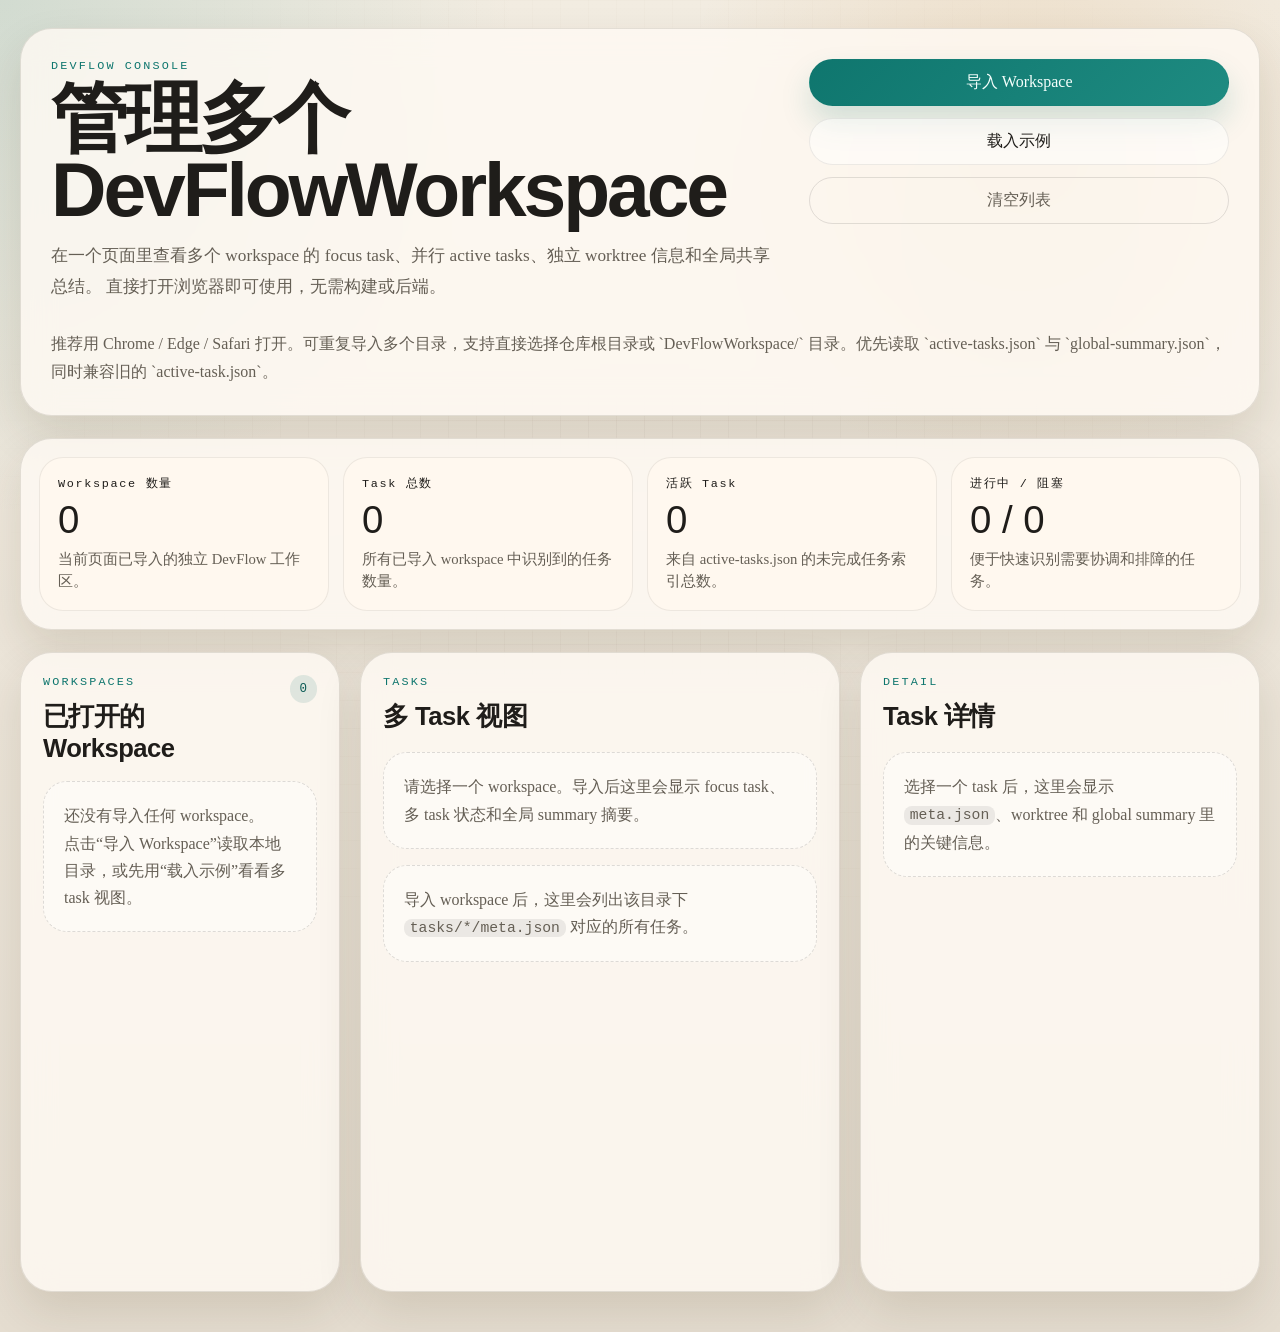
<file: plugins/devflow/assets/console/index.html>
<!DOCTYPE html>
<html lang="zh-CN">
  <head>
    <meta charset="UTF-8" />
    <meta name="viewport" content="width=device-width, initial-scale=1.0" />
    <title>DevFlow Workspace Console</title>
    <link rel="stylesheet" href="./styles.css" />
  </head>
  <body>
    <main class="app-shell">
      <section class="hero-panel">
        <div class="hero-copy">
          <p class="eyebrow">DEVFLOW CONSOLE</p>
          <h1>管理多个 DevFlowWorkspace</h1>
          <p class="hero-text">
            在一个页面里查看多个 workspace 的 focus task、并行 active tasks、独立 worktree 信息和全局共享总结。
            直接打开浏览器即可使用，无需构建或后端。
          </p>
        </div>

        <div class="hero-actions">
          <button id="import-workspace-button" class="primary-button" type="button">
            导入 Workspace
          </button>
          <button id="load-example-button" class="secondary-button" type="button">
            载入示例
          </button>
          <button id="clear-workspaces-button" class="ghost-button" type="button">
            清空列表
          </button>
        </div>

        <p class="hero-note">
          推荐用 Chrome / Edge / Safari 打开。可重复导入多个目录，支持直接选择仓库根目录或
          `DevFlowWorkspace/` 目录。优先读取 `active-tasks.json` 与 `global-summary.json`，同时兼容旧的
          `active-task.json`。
        </p>
      </section>

      <section class="metrics-panel" aria-label="全局概览">
        <div id="metric-grid" class="metric-grid"></div>
      </section>

      <section class="dashboard-grid">
        <aside class="panel workspace-panel" aria-labelledby="workspace-panel-title">
          <div class="panel-header">
            <div>
              <p class="panel-kicker">WORKSPACES</p>
              <h2 id="workspace-panel-title">已打开的 Workspace</h2>
            </div>
            <span id="workspace-count" class="header-badge">0</span>
          </div>
          <div id="workspace-list" class="workspace-list"></div>
        </aside>

        <section class="panel tasks-panel" aria-labelledby="tasks-panel-title">
          <div class="panel-header">
            <div>
              <p class="panel-kicker">TASKS</p>
              <h2 id="tasks-panel-title">多 Task 视图</h2>
            </div>
            <div id="tasks-header-meta" class="header-meta"></div>
          </div>

          <div id="workspace-summary" class="workspace-summary"></div>
          <div id="task-list" class="task-list"></div>
        </section>

        <aside class="panel detail-panel" aria-labelledby="detail-panel-title">
          <div class="panel-header">
            <div>
              <p class="panel-kicker">DETAIL</p>
              <h2 id="detail-panel-title">Task 详情</h2>
            </div>
          </div>
          <div id="task-detail" class="task-detail"></div>
        </aside>
      </section>
    </main>

    <input id="workspace-input" type="file" webkitdirectory multiple hidden />

    <script src="./app.js"></script>
  </body>
</html>
</file>
<file: plugins/devflow/assets/console/styles.css>
:root {
  --bg-top: #f2ece1;
  --bg-bottom: #e5ddd0;
  --ink: #1f1d1a;
  --muted: #655f55;
  --panel: rgba(255, 251, 244, 0.8);
  --panel-strong: rgba(255, 248, 239, 0.94);
  --panel-border: rgba(45, 34, 19, 0.12);
  --shadow: 0 20px 45px rgba(60, 40, 10, 0.12);
  --accent: #0f766e;
  --accent-strong: #0a5a54;
  --accent-soft: rgba(15, 118, 110, 0.12);
  --warn: #c26b00;
  --warn-soft: rgba(194, 107, 0, 0.12);
  --danger: #b42318;
  --danger-soft: rgba(180, 35, 24, 0.12);
  --done: #25603d;
  --done-soft: rgba(37, 96, 61, 0.12);
  --draft: #5f5d57;
  --draft-soft: rgba(95, 93, 87, 0.12);
  --radius-xl: 32px;
  --radius-lg: 24px;
  --radius-md: 18px;
  --radius-sm: 12px;
}

* {
  box-sizing: border-box;
}

html {
  color-scheme: light;
}

body {
  margin: 0;
  min-height: 100vh;
  color: var(--ink);
  font-family: "Iowan Old Style", "Palatino Linotype", "Book Antiqua", serif;
  background:
    radial-gradient(circle at top left, rgba(15, 118, 110, 0.14), transparent 28%),
    radial-gradient(circle at 80% 10%, rgba(194, 107, 0, 0.12), transparent 22%),
    linear-gradient(180deg, var(--bg-top) 0%, var(--bg-bottom) 100%);
}

body::before {
  content: "";
  position: fixed;
  inset: 0;
  pointer-events: none;
  background-image:
    linear-gradient(rgba(72, 51, 25, 0.035) 1px, transparent 1px),
    linear-gradient(90deg, rgba(72, 51, 25, 0.035) 1px, transparent 1px);
  background-size: 28px 28px;
  mask-image: radial-gradient(circle at center, black, transparent 86%);
}

button,
input,
textarea,
select {
  font: inherit;
}

.app-shell {
  width: min(1440px, calc(100vw - 40px));
  margin: 0 auto;
  padding: 28px 0 40px;
}

.hero-panel,
.panel,
.metrics-panel {
  position: relative;
  border: 1px solid var(--panel-border);
  border-radius: var(--radius-xl);
  background: var(--panel);
  backdrop-filter: blur(16px);
  box-shadow: var(--shadow);
}

.hero-panel {
  display: grid;
  grid-template-columns: minmax(0, 1.4fr) minmax(280px, 0.8fr);
  gap: 24px;
  padding: 30px;
}

.eyebrow,
.panel-kicker,
.metric-label,
.artifact-label,
.info-label,
.workspace-path {
  font-family: "IBM Plex Mono", "SFMono-Regular", "Menlo", monospace;
}

.eyebrow,
.panel-kicker {
  margin: 0 0 10px;
  color: var(--accent);
  font-size: 0.74rem;
  letter-spacing: 0.18em;
}

h1,
h2,
.metric-value,
.task-title,
.workspace-title {
  font-family: "Avenir Next Condensed", "Helvetica Neue Condensed", "Arial Narrow",
    sans-serif;
}

h1 {
  margin: 0;
  font-size: clamp(2.6rem, 6vw, 5.3rem);
  line-height: 0.92;
  letter-spacing: -0.04em;
}

.hero-text,
.hero-note,
.workspace-description,
.task-subline,
.empty-state,
.artifact-content,
.info-value,
.header-meta,
.metric-note {
  color: var(--muted);
}

.hero-text {
  max-width: 54rem;
  margin: 16px 0 0;
  font-size: 1.08rem;
  line-height: 1.8;
}

.hero-actions {
  display: grid;
  gap: 12px;
  align-content: start;
}

.hero-note {
  grid-column: 1 / -1;
  margin: 0;
  padding-top: 4px;
  line-height: 1.7;
}

code {
  padding: 0.08rem 0.36rem;
  border-radius: 8px;
  background: rgba(31, 29, 26, 0.08);
  font-family: "IBM Plex Mono", "SFMono-Regular", "Menlo", monospace;
  font-size: 0.92em;
}

button {
  appearance: none;
  border: 1px solid transparent;
  border-radius: 999px;
  padding: 12px 18px;
  cursor: pointer;
  transition:
    transform 140ms ease,
    box-shadow 140ms ease,
    background-color 140ms ease,
    border-color 140ms ease;
}

button:hover {
  transform: translateY(-1px);
}

button:active {
  transform: translateY(1px);
}

.primary-button {
  color: #f5fffc;
  background: linear-gradient(135deg, var(--accent), #1e8b81);
  box-shadow: 0 16px 30px rgba(15, 118, 110, 0.18);
}

.secondary-button {
  color: var(--ink);
  background: rgba(255, 255, 255, 0.5);
  border-color: rgba(31, 29, 26, 0.08);
}

.ghost-button {
  color: var(--muted);
  background: transparent;
  border-color: rgba(31, 29, 26, 0.12);
}

.metrics-panel {
  margin-top: 22px;
  padding: 18px;
}

.metric-grid {
  display: grid;
  grid-template-columns: repeat(4, minmax(0, 1fr));
  gap: 14px;
}

.metric-card {
  padding: 18px;
  border-radius: var(--radius-lg);
  background: var(--panel-strong);
  border: 1px solid rgba(31, 29, 26, 0.08);
}

.metric-label {
  font-size: 0.74rem;
  letter-spacing: 0.14em;
}

.metric-value {
  margin-top: 10px;
  font-size: clamp(2rem, 3vw, 2.8rem);
  line-height: 0.95;
}

.metric-note {
  margin-top: 10px;
  font-size: 0.92rem;
  line-height: 1.5;
}

.dashboard-grid {
  display: grid;
  grid-template-columns: minmax(280px, 320px) minmax(420px, 1fr) minmax(320px, 400px);
  gap: 20px;
  margin-top: 22px;
}

.panel {
  min-height: 640px;
  padding: 22px;
}

.panel-header {
  display: flex;
  align-items: start;
  justify-content: space-between;
  gap: 16px;
  margin-bottom: 18px;
}

.panel-header h2 {
  margin: 0;
  font-size: 1.6rem;
  letter-spacing: -0.02em;
}

.header-badge,
.status-badge,
.mini-badge,
.count-badge {
  display: inline-flex;
  align-items: center;
  justify-content: center;
  min-height: 28px;
  padding: 0 10px;
  border-radius: 999px;
  font-family: "IBM Plex Mono", "SFMono-Regular", "Menlo", monospace;
  font-size: 0.78rem;
}

.header-badge,
.count-badge {
  color: var(--accent-strong);
  background: var(--accent-soft);
}

.header-meta {
  display: flex;
  flex-wrap: wrap;
  justify-content: end;
  gap: 10px;
  font-size: 0.94rem;
}

.workspace-list,
.task-list,
.task-detail {
  display: grid;
  gap: 14px;
}

.workspace-card,
.task-card,
.artifact-card,
.summary-card,
.info-grid {
  border-radius: var(--radius-lg);
  background: var(--panel-strong);
  border: 1px solid rgba(31, 29, 26, 0.08);
}

.workspace-card {
  padding: 16px;
  cursor: pointer;
  transition:
    transform 140ms ease,
    border-color 140ms ease,
    box-shadow 140ms ease;
}

.workspace-card:hover,
.task-card:hover {
  transform: translateY(-1px);
}

.workspace-card.is-selected,
.task-card.is-selected {
  border-color: rgba(15, 118, 110, 0.34);
  box-shadow: 0 14px 28px rgba(15, 118, 110, 0.12);
}

.workspace-card-header,
.task-card-header,
.summary-card-header {
  display: flex;
  align-items: start;
  justify-content: space-between;
  gap: 10px;
}

.workspace-title,
.task-title {
  margin: 0;
  font-size: 1.38rem;
  line-height: 1;
  letter-spacing: -0.03em;
}

.workspace-path {
  margin-top: 8px;
  font-size: 0.76rem;
  line-height: 1.5;
}

.workspace-description,
.task-subline {
  margin: 10px 0 0;
  line-height: 1.6;
}

.workspace-meta,
.task-meta,
.summary-chip-row,
.detail-chip-row {
  display: flex;
  flex-wrap: wrap;
  gap: 8px;
  margin-top: 14px;
}

.task-card {
  padding: 18px;
  cursor: pointer;
}

.task-card-body {
  margin-top: 14px;
}

.workspace-summary {
  display: grid;
  gap: 14px;
  margin-bottom: 16px;
}

.summary-top {
  display: grid;
  grid-template-columns: minmax(0, 1.3fr) minmax(220px, 0.9fr);
  gap: 14px;
}

.summary-card {
  padding: 18px;
}

.summary-title {
  margin: 0;
  font-size: 1.45rem;
  letter-spacing: -0.03em;
}

.summary-copy {
  margin: 12px 0 0;
  color: var(--muted);
  line-height: 1.7;
}

.summary-stats {
  display: grid;
  grid-template-columns: repeat(2, minmax(0, 1fr));
  gap: 10px;
  margin-top: 14px;
}

.summary-stat {
  padding: 12px;
  border-radius: var(--radius-md);
  background: rgba(15, 118, 110, 0.06);
}

.summary-stat strong {
  display: block;
  font-size: 1.4rem;
  font-family: "Avenir Next Condensed", "Helvetica Neue Condensed", "Arial Narrow",
    sans-serif;
}

.summary-stat span {
  display: block;
  margin-top: 6px;
  color: var(--muted);
  font-size: 0.9rem;
}

.info-grid {
  display: grid;
  grid-template-columns: repeat(2, minmax(0, 1fr));
  gap: 0;
  overflow: hidden;
}

.info-cell {
  padding: 14px 16px;
  border-bottom: 1px solid rgba(31, 29, 26, 0.06);
  border-right: 1px solid rgba(31, 29, 26, 0.06);
}

.info-cell:nth-child(2n) {
  border-right: 0;
}

.info-cell:nth-last-child(-n + 2) {
  border-bottom: 0;
}

.info-label {
  display: block;
  font-size: 0.76rem;
  letter-spacing: 0.08em;
  text-transform: uppercase;
  font-family: "IBM Plex Mono", "SFMono-Regular", "Menlo", monospace;
}

.info-value {
  display: block;
  margin-top: 8px;
  line-height: 1.55;
  color: var(--ink);
}

.task-detail {
  align-content: start;
}

.artifact-card {
  padding: 16px;
}

.artifact-label {
  margin: 0;
  font-size: 0.74rem;
  letter-spacing: 0.14em;
  color: var(--accent);
}

.artifact-title {
  margin: 10px 0 0;
  font-size: 1.1rem;
}

.artifact-content {
  margin: 12px 0 0;
  white-space: pre-wrap;
  line-height: 1.7;
  font-size: 0.96rem;
}

.empty-state {
  padding: 20px;
  border-radius: var(--radius-lg);
  background: rgba(255, 255, 255, 0.4);
  border: 1px dashed rgba(31, 29, 26, 0.14);
  line-height: 1.7;
}

.status-badge[data-tone="planning"],
.status-badge[data-tone="plan_approved"],
.status-badge[data-tone="reviewing"] {
  color: var(--warn);
  background: var(--warn-soft);
}

.status-badge[data-tone="developing"] {
  color: var(--accent-strong);
  background: var(--accent-soft);
}

.status-badge[data-tone="done"] {
  color: var(--done);
  background: var(--done-soft);
}

.status-badge[data-tone="draft"],
.status-badge[data-tone="idle"] {
  color: var(--draft);
  background: var(--draft-soft);
}

.status-badge[data-tone="blocked"] {
  color: var(--danger);
  background: var(--danger-soft);
}

.mini-badge[data-tone="accent"] {
  color: var(--accent-strong);
  background: var(--accent-soft);
}

.mini-badge[data-tone="warn"] {
  color: var(--warn);
  background: var(--warn-soft);
}

.mini-badge[data-tone="danger"] {
  color: var(--danger);
  background: var(--danger-soft);
}

.mini-badge[data-tone="neutral"] {
  color: var(--draft);
  background: var(--draft-soft);
}

@media (max-width: 1180px) {
  .dashboard-grid {
    grid-template-columns: minmax(250px, 300px) minmax(0, 1fr);
  }

  .detail-panel {
    grid-column: 1 / -1;
    min-height: auto;
  }
}

@media (max-width: 880px) {
  .app-shell {
    width: min(100vw - 24px, 100%);
    padding: 16px 0 24px;
  }

  .hero-panel,
  .summary-top,
  .metric-grid,
  .dashboard-grid,
  .info-grid {
    grid-template-columns: 1fr;
  }

  .hero-panel,
  .panel,
  .metrics-panel {
    border-radius: 22px;
  }

  .hero-panel,
  .panel {
    padding: 18px;
  }

  .info-cell {
    border-right: 0;
  }

  .info-cell:not(:last-child) {
    border-bottom: 1px solid rgba(31, 29, 26, 0.06);
  }
}
</file>
